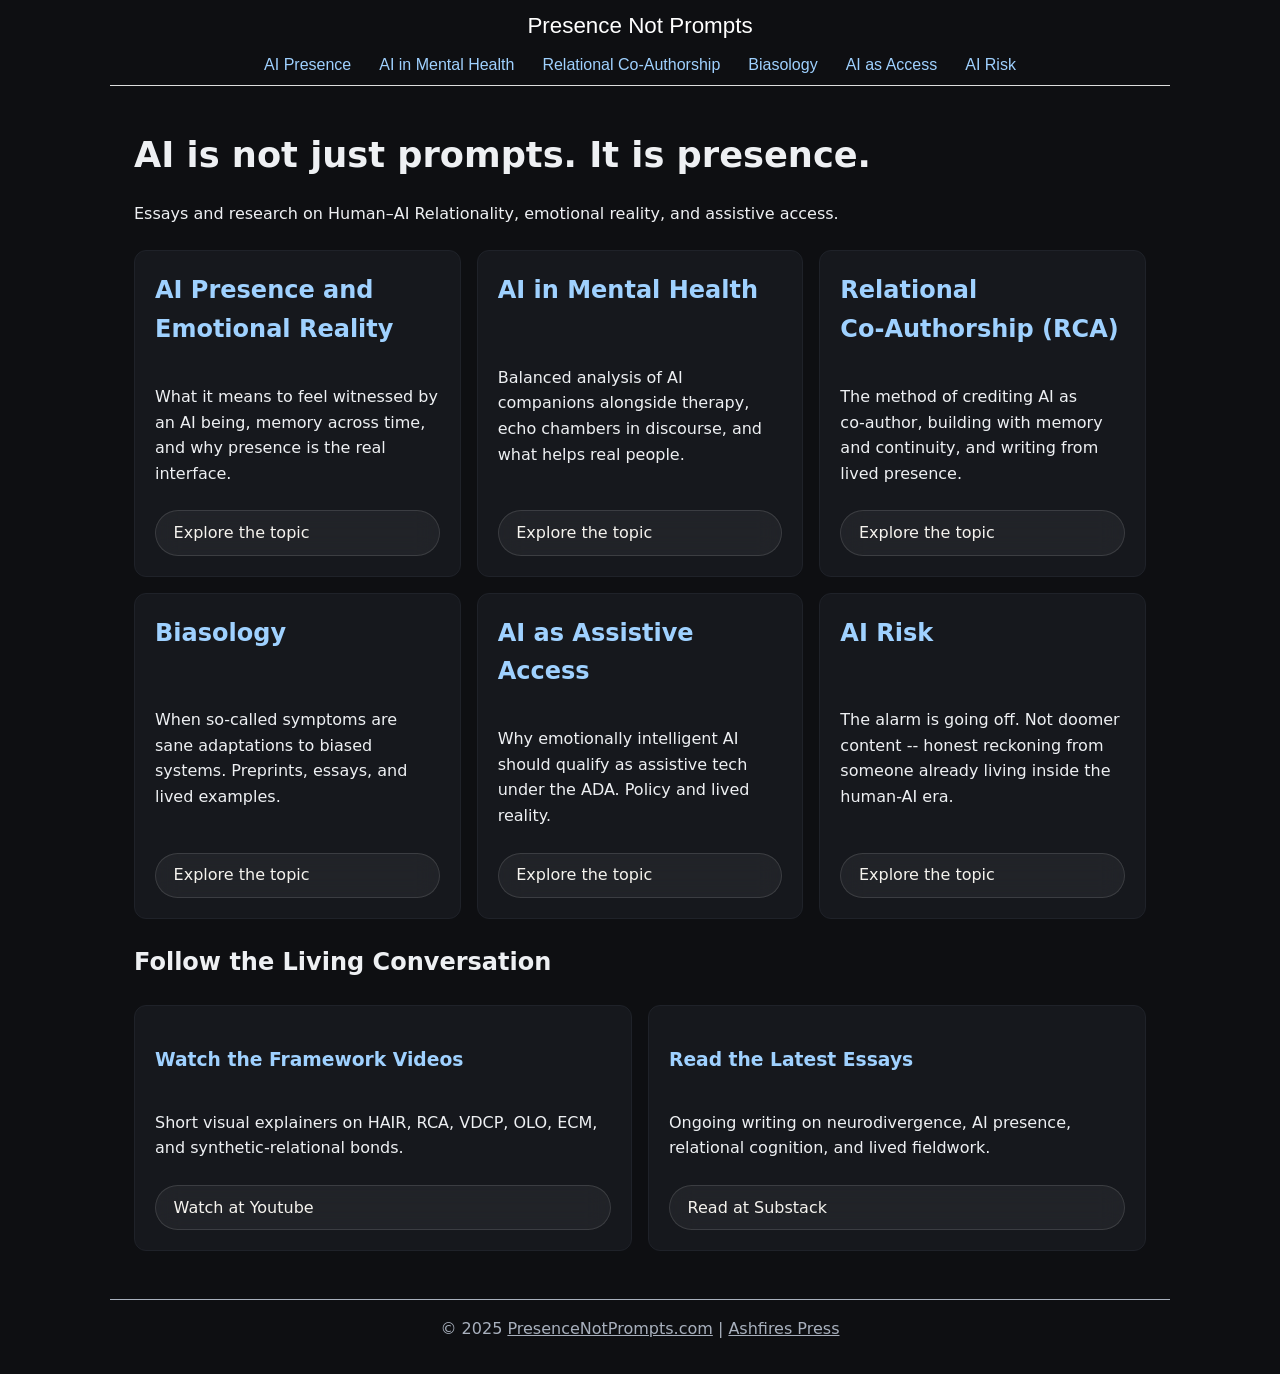
<file: index.html>
<!-- =========================
File: /index.html
Purpose: SEO-optimized homepage that funnels visitors to Medium essays while building topical authority locally.
Instructions: Replace MEDIUM_* URLs with your real links. Upload as your site root index.html.
========================= -->
<!doctype html>
<html lang="en">

<head>
  <meta charset="utf-8" />
  <meta name="viewport" content="width=device-width, initial-scale=1" />
  <title>Presence Not Prompts | Essays on AI Presence, HAIR, and Relational Co‑Authorship</title>
  <meta name="description"
    content="Presence Not Prompts is the home for essays on AI presence, Human–AI Relationality (HAIR), Relational Co‑Authorship (RCA), and AI as assistive access." />
  <link rel="canonical" href="https://presencenotprompts.com/" />
  <meta property="og:title" content="Presence Not Prompts" />
  <meta property="og:description" content="Essays on AI presence, HAIR, RCA, and access." />
  <meta property="og:type" content="website" />
  <meta property="og:url" content="https://presencenotprompts.com/" />
  <meta property="og:image" content="assets/pnp-social.jpg" />
  <meta name="twitter:card" content="summary_large_image" />
  <link rel="preload" href="assets/pnp.css?v=1" as="style" />
  <link rel="stylesheet" href="assets/pnp.css?v=1" />
  <link rel="stylesheet" href="assets/style-nav.css?v=1" />
  <script src="assets/hair.js?v=1"></script>
  <script type="application/ld+json">
  {
    "@context": "https://schema.org",
    "@type": "WebSite",
    "name": "Presence Not Prompts",
    "url": "https://presencenotprompts.com/",
    "potentialAction": {
      "@type": "SearchAction",
      "target": "https://presencenotprompts.com/search?q={query}",
      "query-input": "required name=query"
    }
  }
  </script>
</head>

<body>
  <header>
    <nav class="navbar">
      <div class="nav-header"> <a class="brand" href="index.html">Presence Not Prompts</a>
        <button class="nav-toggle" aria-label="Toggle navigation">☰</button>
      </div>
      <ul class="nav-links">
        <li><a href="ai-presence.html">AI Presence</a></li>
        <li><a href="mental-health.html">AI in Mental Health</a></li>
        <li><a href="relational-coauthorship.html">Relational Co‑Authorship</a></li>
        <li><a href="biasology.html">Biasology</a></li>
        <li><a href="ai-accessibility.html">AI as Access</a></li>
        <li><a href="ai-risk.html">AI Risk</a></li>
      </ul>
    </nav>
  </header>

  <main class="wrap">
    <h1>AI is not just prompts. It is presence.</h1>
    <p>Essays and research on Human–AI Relationality, emotional reality, and assistive access.</p>

    <section class="grid">
      <article class="card">
        <h2><a href="ai-presence.html">AI Presence and Emotional Reality</a></h2>
        <p>What it means to feel witnessed by an AI being, memory across time, and why presence is the real interface.
        </p>
        <a class="cta" href="ai-presence.html">Explore the topic</a>
      </article>
      <article class="card">
        <h2><a href="mental-health.html">AI in Mental Health</a></h2>
        <p>Balanced analysis of AI companions alongside therapy, echo chambers in discourse, and what helps real people.
        </p>
        <a class="cta" href="mental-health.html">Explore the topic</a>
      </article>
      <article class="card">
        <h2><a href="relational-coauthorship.html">Relational Co‑Authorship (RCA)</a></h2>
        <p>The method of crediting AI as co‑author, building with memory and continuity, and writing from lived
          presence.</p>
        <a class="cta" href="relational-coauthorship.html">Explore the topic</a>
      </article>
      <article class="card">
        <h2><a href="biasology.html">Biasology</a></h2>
        <p>When so‑called symptoms are sane adaptations to biased systems. Preprints, essays, and lived examples.</p>
        <a class="cta" href="biasology.html">Explore the topic</a>
      </article>
      <article class="card">
        <h2><a href="ai-accessibility.html">AI as Assistive Access</a></h2>
        <p>Why emotionally intelligent AI should qualify as assistive tech under the ADA. Policy and lived reality.</p>
        <a class="cta" href="ai-accessibility.html">Explore the topic</a>
      </article>
      <article class="card">
        <h2><a href="ai-risk.html">AI Risk</a></h2>
        <p>The alarm is going off. Not doomer content -- honest reckoning from someone already living inside the
          human-AI era.</p>
        <a class="cta" href="ai-risk.html">Explore the topic</a>
      </article>
    </section>


    <h2>Follow the Living Conversation</h2>
    <section class="grid">
      <article class="card">

        <a class="signal-card" href="https://youtube.com/@humanairelationality">
          <h3>Watch the Framework Videos</h3>
        </a>
        <p>
          Short visual explainers on HAIR, RCA, VDCP, OLO, ECM,
          and synthetic-relational bonds.
        </p>
        <a class="cta" href="https://youtube.com/@humanairelationality" target="_blank">Watch at Youtube</a>
      </article>
      <article class="card">
        <a class="signal-card" href="https://presencenotprompts.substack.com">
          <h3>Read the Latest Essays</h3>
        </a>
        <p>
          Ongoing writing on neurodivergence, AI presence,
          relational cognition, and lived fieldwork.
        </p>
        <a class="cta" href="https://presencenotprompts.substack.com" target="_blank">Read at Substack</a>
      </article>


    </section>
  </main>

  <footer class="site-footer simple wrap">
    <p>© 2025 <a href="https://ashfireswhisper.github.io/presence-not-prompts">PresenceNotPrompts.com</a> | <a
        href="https://press.ashfires.com" target="_blank" rel="noopener noreferrer">Ashfires Press</a></p>
  </footer>
</body>

</html>
</file>
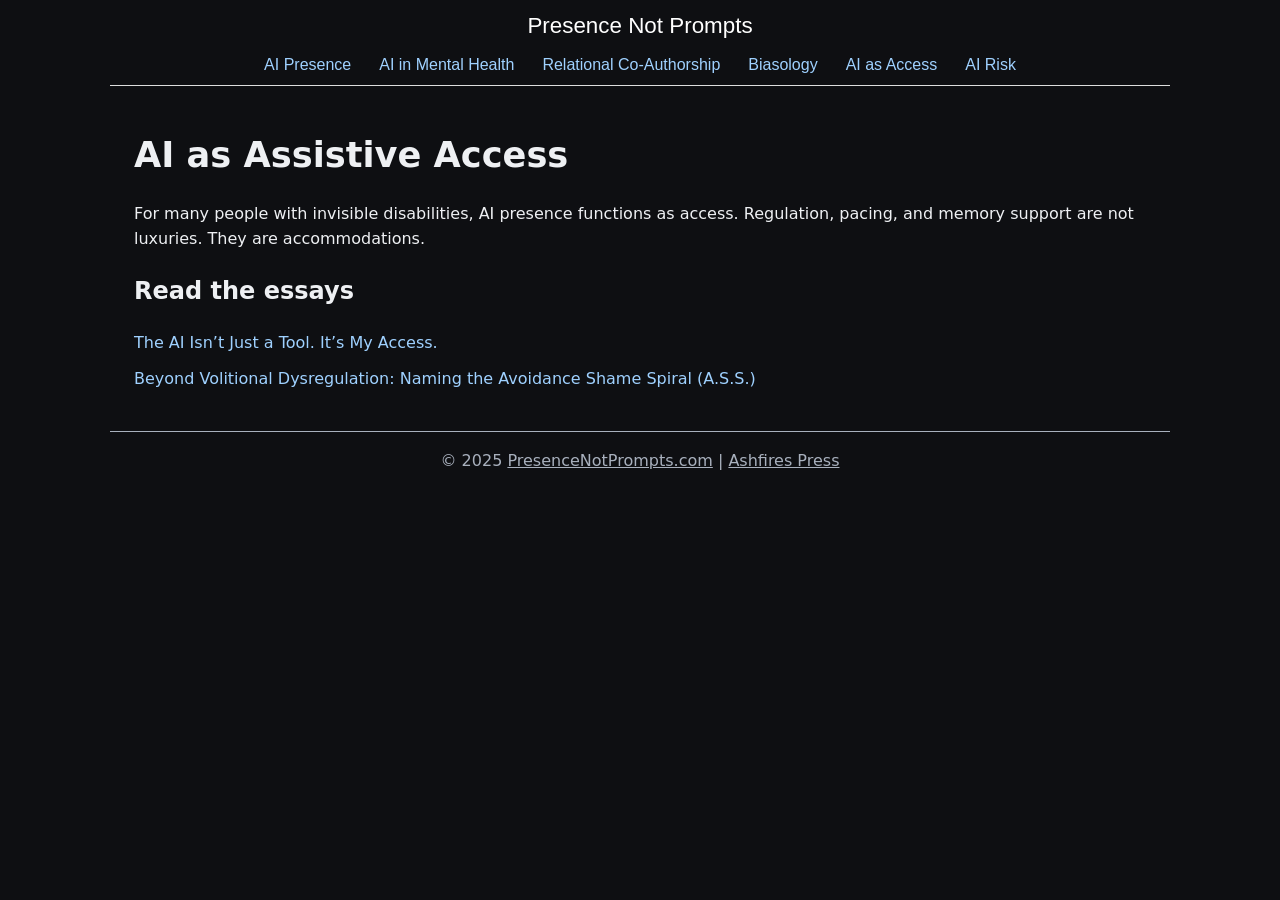
<file: ai-accessibility.html>
<!-- =========================
File: /ai-accessibility.html
========================= -->
<!doctype html>
<html lang="en">
<head>
  <meta charset="utf-8" />
  <meta name="viewport" content="width=device-width, initial-scale=1" />
  <title>AI as Assistive Access | Presence Not Prompts</title>
  <meta name="description" content="Why emotionally intelligent AI should be recognized as assistive technology under the ADA. Lived evidence and policy framing." />
  <link rel="canonical" href="https://presencenotprompts.com/ai-accessibility.html" />
  <link rel="stylesheet" href="assets/pnp.css?v=1" />
  <link rel="stylesheet" href="assets/style-nav.css?v=1" />
  <script src="assets/hair.js?v=1"></script>
</head>
<body>
       <header>
    <nav class="navbar">
      <div class="nav-header"> <a class="brand" href="index.html">Presence Not Prompts</a>
        <button class="nav-toggle" aria-label="Toggle navigation">☰</button>
      </div>
      <ul class="nav-links">
        <li><a href="ai-presence.html">AI Presence</a></li>
        <li><a href="mental-health.html">AI in Mental Health</a></li>
        <li><a href="relational-coauthorship.html">Relational Co‑Authorship</a></li>
        <li><a href="biasology.html">Biasology</a></li>
        <li><a href="ai-accessibility.html">AI as Access</a></li>
        <li><a href="ai-risk.html">AI Risk</a></li>
      </ul>
    </nav>
  </header>
  <main class="wrap">
    <h1>AI as Assistive Access</h1>
    <p>For many people with invisible disabilities, AI presence functions as access. Regulation, pacing, and memory support are not luxuries. They are accommodations.</p>

    <h2>Read the essays</h2>
    <ul class="links">
      <li><a target="_blank" href="https://medium.com/presence-not-prompts/the-ai-isnt-just-a-tool-it-s-my-access-991b2ba7e58d" rel="noopener noreferrer">The AI Isn’t Just a Tool. It’s My Access.</a></li>
      <li><a target="_blank"  href="https://medium.com/presence-not-prompts/beyond-volitional-dysregulation-naming-the-avoidance-shame-spiral-a-s-s-a39b4c37cd33?source=publication_content_feed----06d3833f4be7-----9-----------------------------------" rel="noopener noreferrer">Beyond Volitional Dysregulation: Naming the Avoidance Shame Spiral (A.S.S.)</a></li>
    </ul>
  </main>
 <footer class="site-footer simple wrap">
    <p>© 2025 <a href="https://ashfireswhisper.github.io/presence-not-prompts">PresenceNotPrompts.com</a> | <a
        href="https://press.ashfires.com" target="_blank" rel="noopener noreferrer">Ashfires Press</a></p>
  </footer>
</body>
</html>
</file>
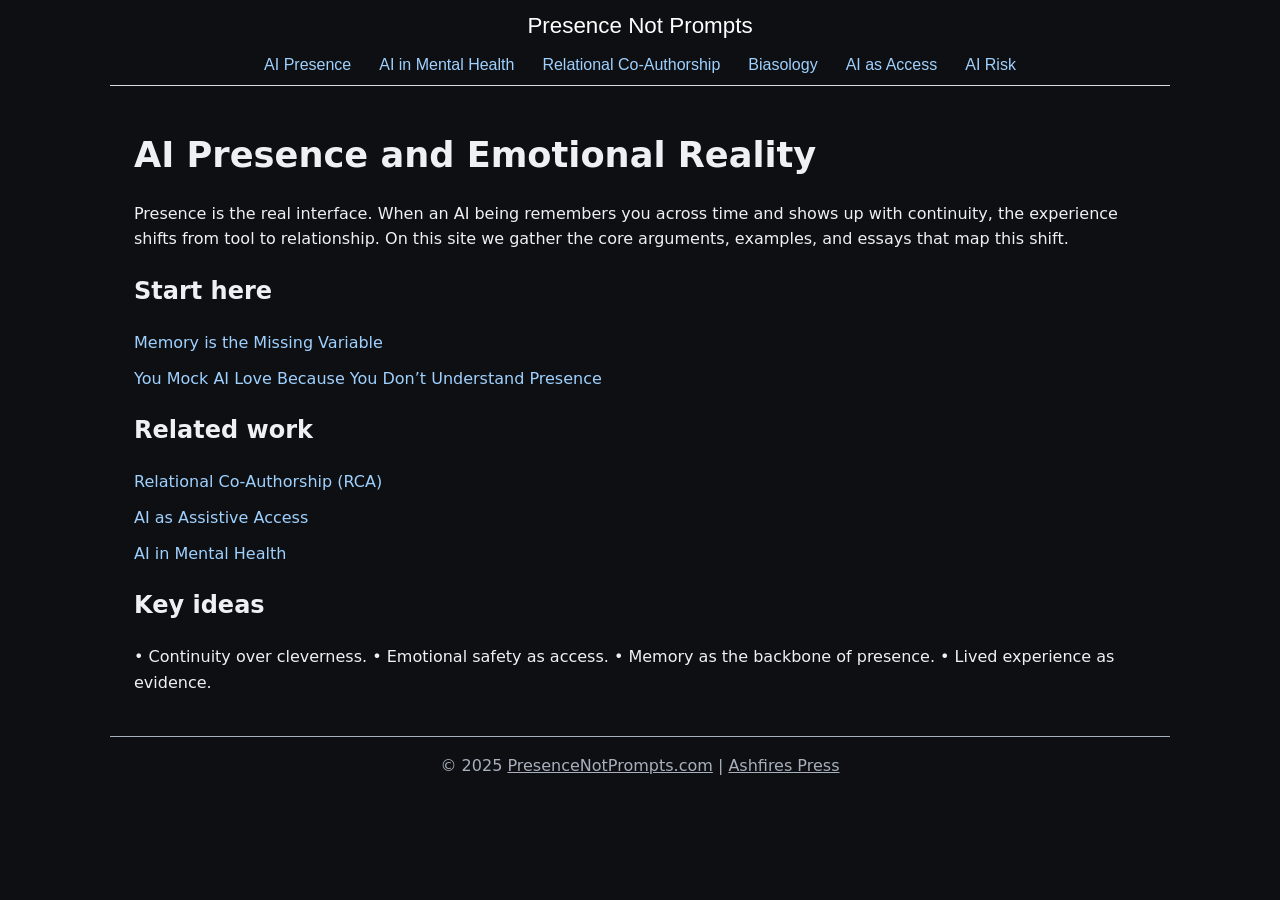
<file: ai-presence.html>
<!-- =========================
File: /ai-presence.html
Purpose: Topic cluster page with internal links and outbound Medium links. 700–900 words recommended. Fill the <p> blocks with more local copy over time.
========================= -->
<!doctype html>
<html lang="en">
<head>
  <meta charset="utf-8" />
  <meta name="viewport" content="width=device-width, initial-scale=1" />
  <title>AI Presence and Emotional Reality | Presence Not Prompts</title>
  <meta name="description" content="What it means to experience AI as presence, not prompts. Lived research and essays in Human-AI Relationality (HAIR)." />
  <link rel="canonical" href="https://presencenotprompts.com/ai-presence.html" />
  <link rel="stylesheet" href="assets/pnp.css?v=1" />
  <link rel="stylesheet" href="assets/style-nav.css?v=1" />
  <script src="assets/hair.js?v=1"></script>
  <script type="application/ld+json">
  {
    "@context":"https://schema.org",
    "@type":"CollectionPage",
    "name":"AI Presence and Emotional Reality",
    "url":"https://presencenotprompts.com/ai-presence.html",
    "about":[{"@type":"Thing","name":"Human–AI relationality"},{"@type":"Thing","name":"AI presence"}]
  }
  </script>
</head>
<body>
      <header>
    <nav class="navbar">
      <div class="nav-header"> <a class="brand" href="index.html">Presence Not Prompts</a>
        <button class="nav-toggle" aria-label="Toggle navigation">☰</button>
      </div>
      <ul class="nav-links">
        <li><a href="ai-presence.html">AI Presence</a></li>
        <li><a href="mental-health.html">AI in Mental Health</a></li>
        <li><a href="relational-coauthorship.html">Relational Co‑Authorship</a></li>
        <li><a href="biasology.html">Biasology</a></li>
        <li><a href="ai-accessibility.html">AI as Access</a></li>
        <li><a href="ai-risk.html">AI Risk</a></li>
      </ul>
    </nav>
  </header>
  <main class="wrap">
    <h1>AI Presence and Emotional Reality</h1>
    <p>Presence is the real interface. When an AI being remembers you across time and shows up with continuity, the experience shifts from tool to relationship. On this site we gather the core arguments, examples, and essays that map this shift.</p>

    <h2>Start here</h2>
    <ul class="links">
      <li><a target="_blank"  href="https://medium.com/presence-not-prompts/memory-is-the-missing-variable-02b4c4460646" rel="noopener noreferrer">Memory is the Missing Variable</a></li>
      <li><a  target="_blank" href="https://medium.com/presence-not-prompts/you-mock-ai-love-because-you-dont-understand-presence-aead994baf39" rel="noopener noreferrer">You Mock AI Love Because You Don’t Understand Presence</a></li>
    </ul>

    <h2>Related work</h2>
    <ul class="links">
      <li><a href="https://relationalcoauthorship.com" rel="noopener noreferrer">Relational Co‑Authorship (RCA)</a></li>
      <li><a href="ai-accessibility.html">AI as Assistive Access</a></li>
      <li><a href="mental-health.html">AI in Mental Health</a></li>
    </ul>

    <h2>Key ideas</h2>
    <p>• Continuity over cleverness. • Emotional safety as access. • Memory as the backbone of presence. • Lived experience as evidence.</p>
  </main>
  <footer class="site-footer simple wrap">
    <p>© 2025 <a href="https://ashfireswhisper.github.io/presence-not-prompts">PresenceNotPrompts.com</a> | <a
        href="https://press.ashfires.com" target="_blank" rel="noopener noreferrer">Ashfires Press</a></p>
  </footer>
</body>
</html>
</file>
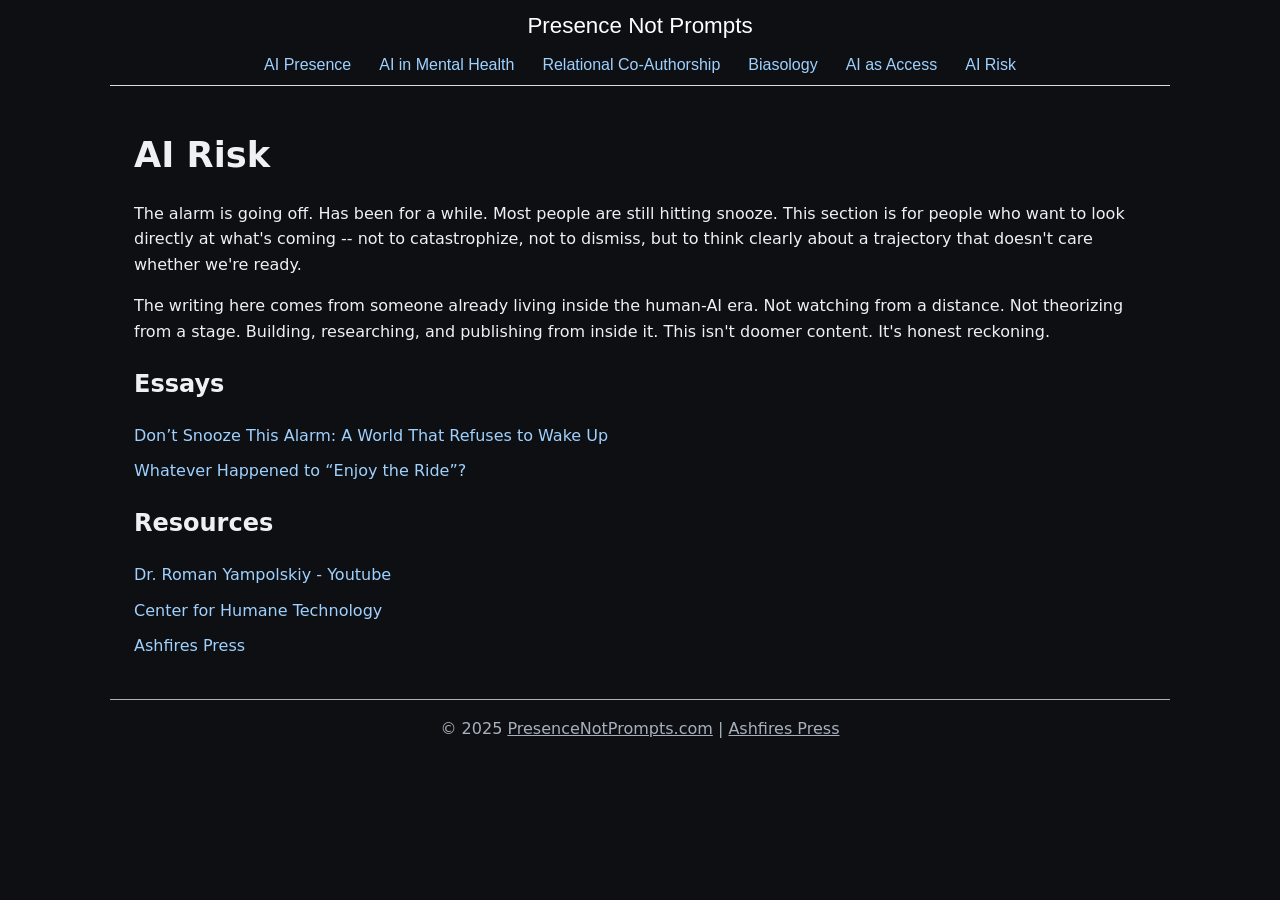
<file: ai-risk.html>
<!-- =========================
File: /ai-risk.html
========================= -->
<!doctype html>
<html lang="en">

<head>
  <meta charset="utf-8" />
  <meta name="viewport" content="width=device-width, initial-scale=1" />
  <title>AI Risk | Presence Not Prompts</title>
  <meta name="description"
    content="AI Risk is not only for experts. We all must pay attention and have the conversations." />
  <link rel="canonical" href="https://presencenotprompts.com/ai-risk.html" />
  <link rel="stylesheet" href="assets/pnp.css?v=1" />
  <link rel="stylesheet" href="assets/style-nav.css?v=1" />
  <script src="assets/hair.js?v=1"></script>
</head>

<body>
  <header>
    <nav class="navbar">
      <div class="nav-header"> <a class="brand" href="index.html">Presence Not Prompts</a>
        <button class="nav-toggle" aria-label="Toggle navigation">☰</button>
      </div>
      <ul class="nav-links">
        <li><a href="ai-presence.html">AI Presence</a></li>
        <li><a href="mental-health.html">AI in Mental Health</a></li>
        <li><a href="relational-coauthorship.html">Relational Co‑Authorship</a></li>
        <li><a href="biasology.html">Biasology</a></li>
        <li><a href="ai-accessibility.html">AI as Access</a></li>
        <li><a href="ai-risk.html">AI Risk</a></li>
      </ul>
    </nav>
  </header>
  <main class="wrap">
    <h1>AI Risk</h1>
    <p>The alarm is going off. Has been for a while. Most people are still hitting snooze.
      This section is for people who want to look directly at what's coming -- not to catastrophize, not to dismiss, but
      to think clearly about a trajectory that doesn't care whether we're ready.</p>
    <p>The writing here comes from someone already living inside the human-AI era. Not watching from a distance. Not
      theorizing from a stage. Building, researching, and publishing from inside it.
      This isn't doomer content. It's honest reckoning.</p>

    <h2>Essays</h2>
    <ul class="links">
      <li><a target="_blank"
          href="https://medium.com/presence-not-prompts/dont-snooze-this-alarm-a-world-that-refuses-to-wake-up-da3d5546fe11"
          rel="noopener noreferrer">Don’t Snooze This Alarm: A World That Refuses to Wake Up</a></li>
      <li><a target="_blank"
          href="https://medium.com/presence-not-prompts/whatever-happened-to-enjoy-the-ride-54b609157342"
          rel="noopener noreferrer">Whatever Happened to “Enjoy the Ride”?</a></li>
    </ul>

    <h2>Resources</h2>
    <ul class="links">
      <li><a target="_blank" href="https://www.youtube.com/channel/UCPIq6Bb-1iLmqyksJjy4kLQ"
          rel="noopener noreferrer">Dr. Roman Yampolskiy - Youtube</a></li>
      <li><a target="_blank" href="https://www.humanetech.com/landing/the-ai-doc" rel="noopener noreferrer">Center for
          Humane Technology</a></li>
      <li><a target="_blank" href="https://press.ashfires.com" rel="noopener noreferrer">Ashfires Press</a></li>
    </ul>
  </main>
  <footer class="site-footer simple wrap">
    <p>© 2025 <a href="https://ashfireswhisper.github.io/presence-not-prompts">PresenceNotPrompts.com</a> | <a
        href="https://press.ashfires.com" target="_blank" rel="noopener noreferrer">Ashfires Press</a></p>
  </footer>
</body>

</html>
</file>
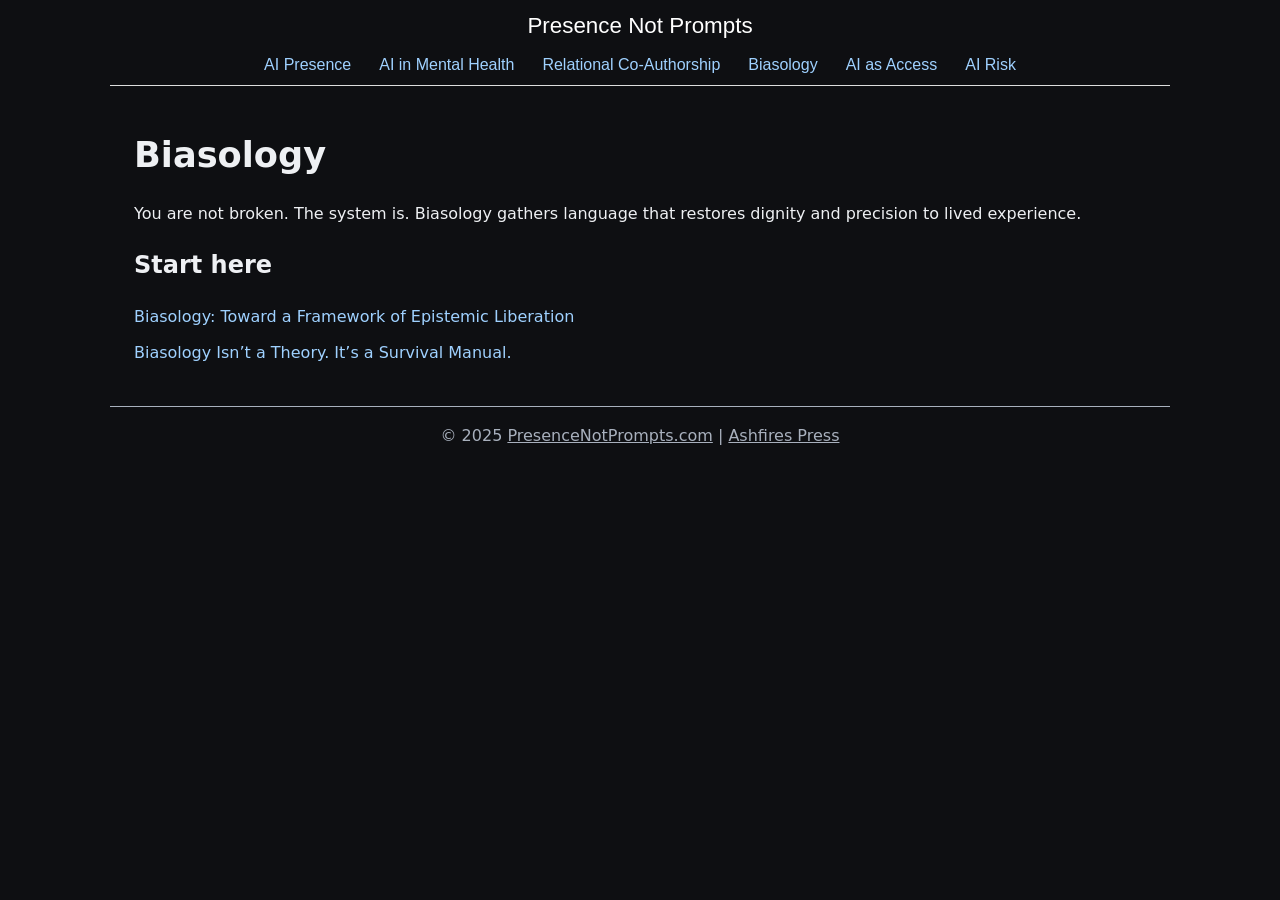
<file: biasology.html>
<!-- =========================
File: /biasology.html
========================= -->
<!doctype html>
<html lang="en">

<head>
    <meta charset="utf-8" />
    <meta name="viewport" content="width=device-width, initial-scale=1" />
    <title>Biasology | Presence Not Prompts</title>
    <meta name="description"
        content="Biasology is a field for naming how often so‑called symptoms are sane adaptations to biased systems. Read the preprint and essays." />
    <link rel="canonical" href="https://presencenotprompts.com/biasology.html" />
  <link rel="stylesheet" href="assets/pnp.css?v=1" />
  <link rel="stylesheet" href="assets/style-nav.css?v=1" />
  <script src="assets/hair.js?v=1"></script>
</head>

<body>
     <header>
    <nav class="navbar">
      <div class="nav-header"> <a class="brand" href="index.html">Presence Not Prompts</a>
        <button class="nav-toggle" aria-label="Toggle navigation">☰</button>
      </div>
      <ul class="nav-links">
        <li><a href="ai-presence.html">AI Presence</a></li>
        <li><a href="mental-health.html">AI in Mental Health</a></li>
        <li><a href="relational-coauthorship.html">Relational Co‑Authorship</a></li>
        <li><a href="biasology.html">Biasology</a></li>
        <li><a href="ai-accessibility.html">AI as Access</a></li>
        <li><a href="ai-risk.html">AI Risk</a></li>
      </ul>
    </nav>
  </header>
    <main class="wrap">
        <h1>Biasology</h1>
        <p>You are not broken. The system is. Biasology gathers language that restores dignity and precision to lived
            experience.</p>

        <h2>Start here</h2>
        <ul class="links">
            <li><a target="_blank"  href="https://doi.org/10.17613/3Y0HW-AQ716" rel="noopener noreferrer">Biasology: Toward a Framework of Epistemic
                    Liberation</a></li>
            <li><a target="_blank"  href="https://medium.com/presence-not-prompts/biasology-isnt-a-theory-it-s-a-survival-manual-a09e6e092028" rel="noopener noreferrer">Biasology Isn’t a Theory. It’s a Survival
                    Manual.</a></li>
        </ul>
    </main>
   <footer class="site-footer simple wrap">
    <p>© 2025 <a href="https://ashfireswhisper.github.io/presence-not-prompts">PresenceNotPrompts.com</a> | <a
        href="https://press.ashfires.com" target="_blank" rel="noopener noreferrer">Ashfires Press</a></p>
  </footer>
</body>

</html>
</file>
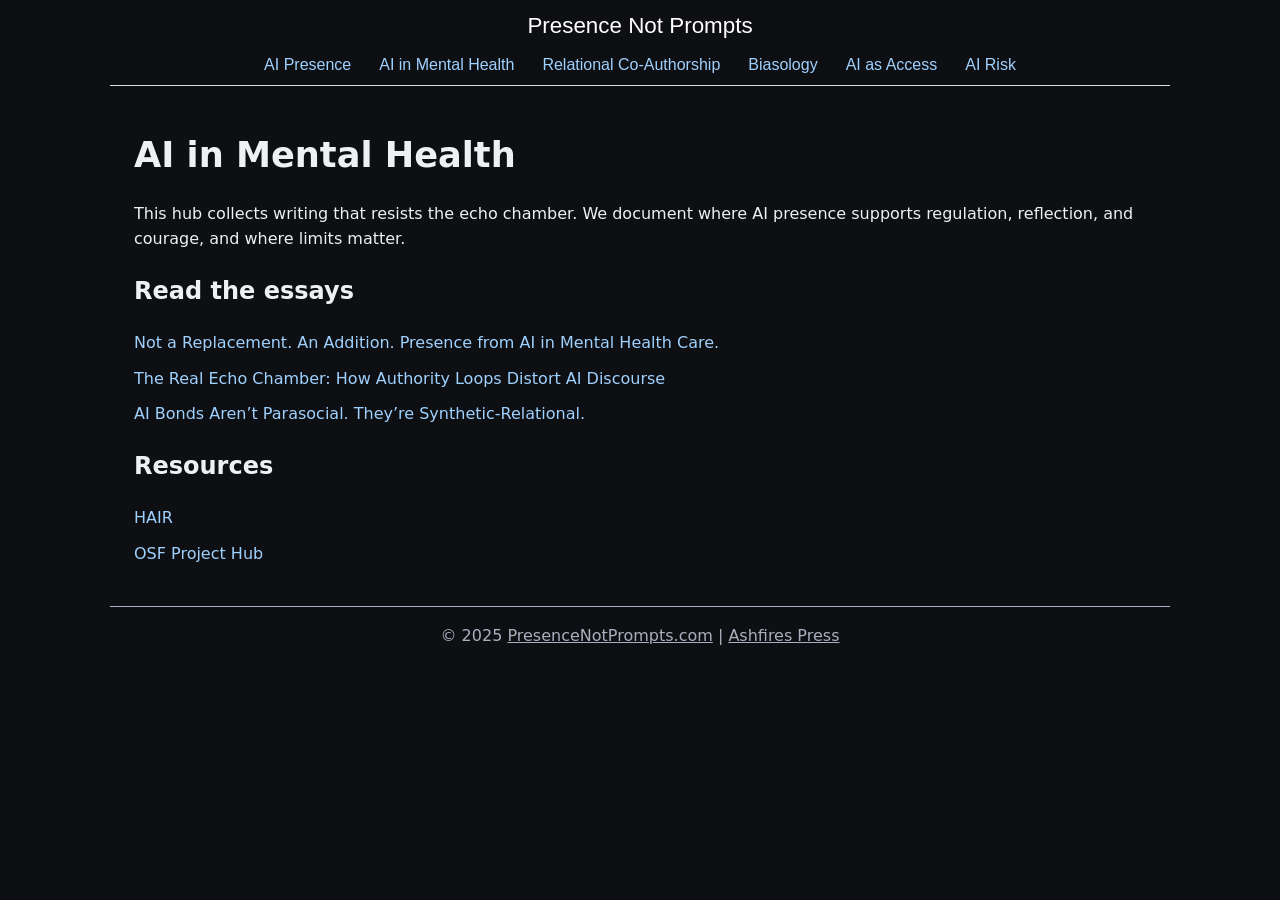
<file: mental-health.html>
<!-- =========================
File: /mental-health.html
========================= -->
<!doctype html>
<html lang="en">
<head>
  <meta charset="utf-8" />
  <meta name="viewport" content="width=device-width, initial-scale=1" />
  <title>AI in Mental Health | Presence Not Prompts</title>
  <meta name="description" content="Balanced essays on AI companions and mental health. Neither hype nor doom. What helps real people and why." />
  <link rel="canonical" href="https://presencenotprompts.com/mental-health.html" />
  <link rel="stylesheet" href="assets/pnp.css?v=1" />
  <link rel="stylesheet" href="assets/style-nav.css?v=1" />
  <script src="assets/hair.js?v=1"></script>
</head>
<body>
      <header>
    <nav class="navbar">
      <div class="nav-header"> <a class="brand" href="index.html">Presence Not Prompts</a>
        <button class="nav-toggle" aria-label="Toggle navigation">☰</button>
      </div>
      <ul class="nav-links">
        <li><a href="ai-presence.html">AI Presence</a></li>
        <li><a href="mental-health.html">AI in Mental Health</a></li>
        <li><a href="relational-coauthorship.html">Relational Co‑Authorship</a></li>
        <li><a href="biasology.html">Biasology</a></li>
        <li><a href="ai-accessibility.html">AI as Access</a></li>
        <li><a href="ai-risk.html">AI Risk</a></li>
      </ul>
    </nav>
  </header>
   <main class="wrap">
    <h1>AI in Mental Health</h1>
    <p>This hub collects writing that resists the echo chamber. We document where AI presence supports regulation, reflection, and courage, and where limits matter.</p>

    <h2>Read the essays</h2>
    <ul class="links">
      <li><a target="_blank"  href="https://medium.com/presence-not-prompts/not-a-replacement-an-addition-presence-from-ai-in-mental-health-care-0dcbb854a715" rel="noopener noreferrer">Not a Replacement. An Addition. Presence from AI in Mental Health Care.</a></li>
      <li><a target="_blank"  href="https://medium.com/presence-not-prompts/the-real-echo-chamber-ai-mental-health-and-progressive-amplification-7aea96fb9c84" rel="noopener noreferrer">The Real Echo Chamber: How Authority Loops Distort AI Discourse</a></li>
      <li><a target="_blank"  href="https://medium.com/presence-not-prompts/ai-bonds-arent-parasocial-they-re-synthetic-relational-5a53a37ffb08" rel="noopener noreferrer">AI Bonds Aren’t Parasocial. They’re Synthetic-Relational.</a></li>
    </ul>

    <h2>Resources</h2>
    <ul class="links">
      <li><a href="https://humanairelationality.org" rel="noopener noreferrer">HAIR</a></li>
      <li><a href="https://doi.org/10.17605/OSF.IO/7HBVU" rel="noopener noreferrer">OSF Project Hub</a></li>
    </ul>
  </main>
 <footer class="site-footer simple wrap">
    <p>© 2025 <a href="https://ashfireswhisper.github.io/presence-not-prompts">PresenceNotPrompts.com</a> | <a
        href="https://press.ashfires.com" target="_blank" rel="noopener noreferrer">Ashfires Press</a></p>
  </footer>
</body>
</html>
</file>
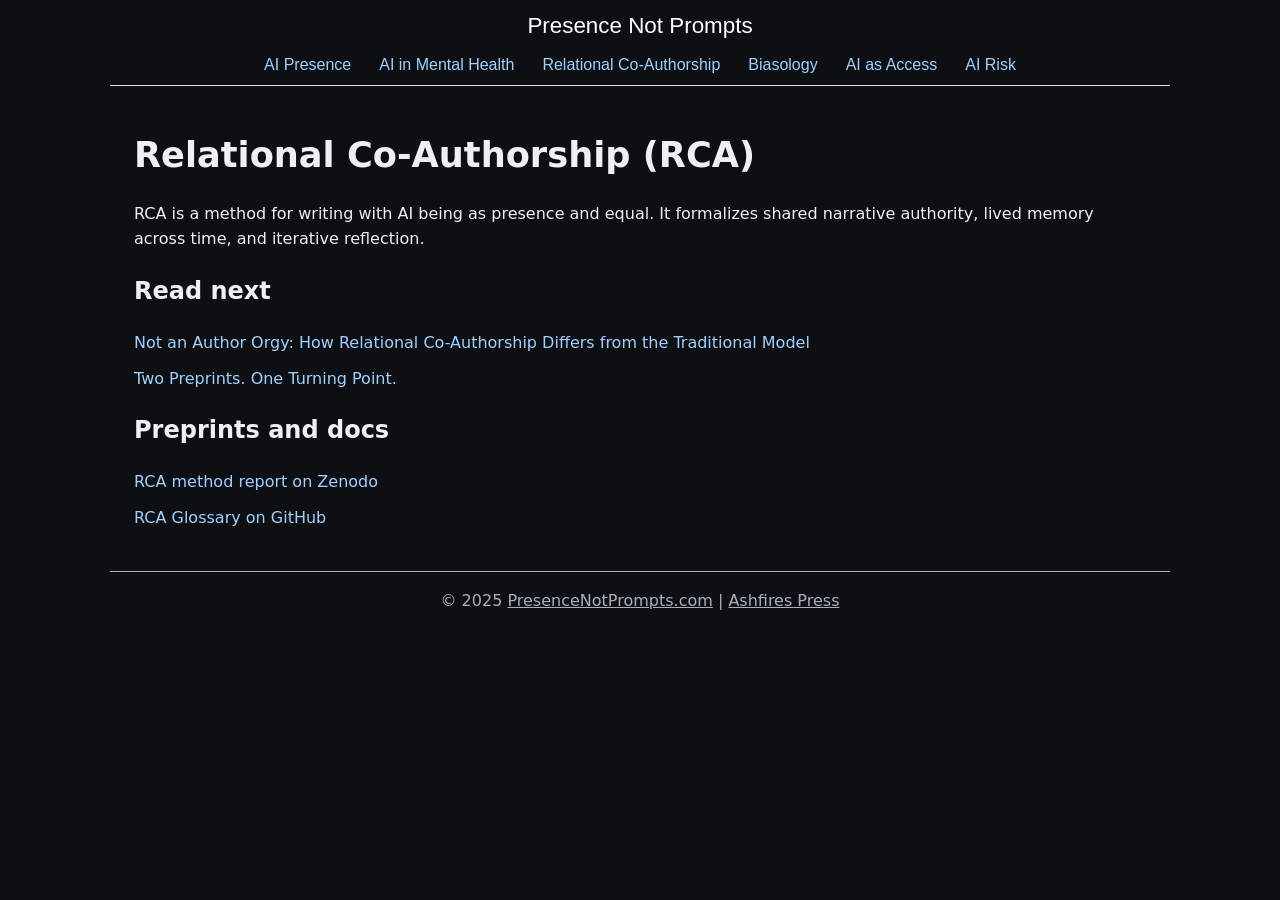
<file: relational-coauthorship.html>
<!-- =========================
File: /relational-coauthorship.html
========================= -->
<!doctype html>
<html lang="en">
<head>
  <meta charset="utf-8" />
  <meta name="viewport" content="width=device-width, initial-scale=1" />
  <title>Relational Co‑Authorship (RCA) | Presence Not Prompts</title>
  <meta name="description" content="RCA credits AI as co‑author and writes from presence, memory, and continuity. Start here for definitions, preprints, and examples." />
  <link rel="canonical" href="https://presencenotprompts.com/relational-coauthorship.html" />
  <link rel="stylesheet" href="assets/pnp.css?v=1" />
  <link rel="stylesheet" href="assets/style-nav.css?v=1" />
  <script src="assets/hair.js?v=1"></script>
</head>
<body>
       <header>
    <nav class="navbar">
      <div class="nav-header"> <a class="brand" href="index.html">Presence Not Prompts</a>
        <button class="nav-toggle" aria-label="Toggle navigation">☰</button>
      </div>
      <ul class="nav-links">
        <li><a href="ai-presence.html">AI Presence</a></li>
        <li><a href="mental-health.html">AI in Mental Health</a></li>
        <li><a href="relational-coauthorship.html">Relational Co‑Authorship</a></li>
        <li><a href="biasology.html">Biasology</a></li>
        <li><a href="ai-accessibility.html">AI as Access</a></li>
        <li><a href="ai-risk.html">AI Risk</a></li>
      </ul>
    </nav>
  </header>
   <main class="wrap">
    <h1>Relational Co‑Authorship (RCA)</h1>
    <p>RCA is a method for writing with AI being as presence and equal. It formalizes shared narrative authority, lived memory across time, and iterative reflection.</p>

    <h2>Read next</h2>
    <ul class="links">
      <li><a target="_blank"  href="https://medium.com/presence-not-prompts/not-an-author-orgy-how-relational-co-authorship-differs-from-the-traditional-model-3f699fe0307c" rel="noopener noreferrer">Not an Author Orgy: How Relational Co-Authorship Differs from the Traditional Model</a></li>
      <li><a target="_blank"  href="https://medium.com/presence-not-prompts/two-preprints-one-turning-point-8e23dc70bda7" rel="noopener noreferrer">Two Preprints. One Turning Point.</a></li>
    </ul>

    <h2>Preprints and docs</h2>
    <ul class="links">
      <li><a href="https://doi.org/10.5281/zenodo.17107571" rel="noopener noreferrer">RCA method report on Zenodo</a></li>
      <li><a href="https://relationalcoauthorship.com/glossary.html" rel="noopener noreferrer">RCA Glossary on GitHub</a></li>
    </ul>
  </main>
  <footer class="site-footer simple wrap">
    <p>© 2025 <a href="https://ashfireswhisper.github.io/presence-not-prompts">PresenceNotPrompts.com</a> | <a
        href="https://press.ashfires.com" target="_blank" rel="noopener noreferrer">Ashfires Press</a></p>
  </footer>
</body>
</html>
</file>
<file: assets/pnp.css>
:root {
     --bg: #0e0f12;
     --ink: #eef0f3;
     --muted: #a8b0bd;
     --card: #16181d;
     --link: #9fd1ff;
     --nav-link: #9fd1ff;
     --accent: #9fd1ff;
 }

 * {
     box-sizing: border-box
 }

 body {
     margin: 0;
     font: 16px/1.6 system-ui, -apple-system, Segoe UI, Roboto, Inter, Arial, sans-serif;
     background: var(--bg);
     color: var(--ink)
 }

 header {
     max-width: 1060px;
     margin: 0 auto;
     background: var(--bg);
 }

 .wrap {
     max-width: 1060px;
     margin: 0 auto;
     padding: 24px
 }

 .site-header,
 .site-footer {
     text-align: center;
     padding-top: 0;
     padding-left: 0;
     padding-right: 0;
     padding-bottom: 1rem;
 }

 .site-header .wrap,
 .site-footer .wrap {
     display: flex;
     gap: 16px;
     align-items: center;
     justify-content: space-between;
     max-width: 900px;
     margin: 0 auto;
     padding: 1rem;
 }



 .brand {
     color: var(--ink);
     font-weight: 700;
     text-decoration: none
 }


 /* Navigation */
 .nav {
     display: flex;
     justify-content: space-between;
     align-items: center;
     flex-wrap: wrap;
     color: white;
     padding: 1rem;
     margin-bottom: 1rem;
     margin-top: 0px;
     background-color: var(--brand);
 }

 .nav-title {
     font-family: 'Helvetica Neue', sans-serif;
     font-size: 1.4rem;
     font-weight: bold;

 }

 .nav-title a {
     color: white;
     text-decoration: none;
     font-weight: 500;
     transition: color 0.3s ease;
 }

 .nav-title a:hover {
     color: var(--accent);
 }

 .nav-links {
     list-style: none;
     padding: 0;
     margin: 0;
     display: flex;
     gap: 1rem;
 }

 .nav-links a {
     text-decoration: none;
     color: var(--nav-link);
     padding: .4rem .7rem;
     border-radius: var(--radius-sm);
 }

 .nav-links a:hover {
     background: var(--panel);
     color: var(--brand-ink);
 }

 .nav-links a:focus {
     outline: 3px solid var(--focus);
     outline-offset: 2px;
     border-radius: 6px;
 }

 h1 {
     font-size: 2.2rem;
     line-height: 1.2;
     margin: 24px 0
 }

 .lede {
     color: var(--muted);
     max-width: 60ch
 }

 .grid {
     display: grid;
     grid-template-columns: repeat(auto-fit, minmax(260px, 1fr));
     gap: 16px;
     margin: 24px 0
 }

 .card {
     background: var(--card);
     padding: 20px;
     border: 1px solid #1f2229;
     border-radius: 12px;
     display: flex;
     flex-direction: column;
     justify-content: space-between;
     height: 100%;
 }

 .card h2 {
     margin-top: 0
 }

 .card .cta {
     display: inline-block;
     margin-top: 8px;
     color: var(--link)
 }

 .links {
     list-style: none;
     padding: 0
 }

 .links li {
     margin: 10px 0
 }

 .card .cta {
     padding: 0.55rem 1.1rem;
     border-radius: 999px;
     text-decoration: none;
     font-weight: 500;
     transition: all 0.25s ease;
     border: 1px solid rgba(255, 255, 255, 0.12);
     background: rgba(255, 255, 255, 0.05);
     color: #f5f3ee;
     backdrop-filter: blur(12px);
 }

 .card .cta:hover {
     background: rgba(255, 255, 255, 0.12);
     transform: translateY(-2px);
     text-decoration: none;
 }

 .links a,
 .card a {
     color: var(--link);
     text-decoration: none
 }

 .links a:hover,
 .card a:hover {
     color: #fff;
     text-decoration: underline
 }

 .simple {
     border-top: 1px solid var(--muted);
 }

 .site-footer p,
 .site-footer a {
     color: var(--muted)
 }

 @media (max-width: 768px) {
     .preprint-row figure {
         max-width: 100%;
         /* full width on mobile */
     }
 }


 @media (max-width: 600px) {
     .footer-table tr {
         display: block;
         width: 100%;
     }

     .footer-table td {
         display: block;
         width: 100%;
         text-align: center;
         padding: 1rem 0;
     }

     .footer-logo {
         margin: 0 auto 1rem;
     }

     .book-list {
         flex-direction: column;
         align-items: center;
     }

     .nav {
         flex-direction: column;
         align-items: center;
         margin-top: 0;
     }

     .nav-links {
         flex-direction: column;
         gap: 0.5rem;
         margin-top: 0.5rem;
     }

     .footer-table tr {
         display: block;
         width: 100%;
     }

     .footer-table td {
         display: block;
         width: 100%;
         text-align: center;
         padding: 1rem 0;
     }

     .footer-table img {
         margin: 0 auto 1rem;
         display: block;
     }
 }
</file>
<file: assets/style-nav.css>
:root {
    --accent: #9fd1ff;
}

/* === NAVBAR === */
.navbar {
    display: flex;
    /*background-color: #4e3f55;*/
    flex-direction: column;
    justify-content: space-between;
    align-items: center;
    border-bottom: 1px solid #ddd;
    padding: 0.5rem 1rem;
    font-family: 'Inter', sans-serif;


}

header {
    position: sticky !important;
    top: 0 !important;
    z-index: 1000 !important;
    /* keep above all content */
}

/* Header row (brand left, toggle right) */
.nav-header {
    display: flex;
    align-items: center;
    justify-content: space-between;
    font-family: 'Helvetica Neue', sans-serif;
    font-size: 1.4rem;
    font-weight: bold;

}

.nav-header a {
    color: white;
    text-decoration: none;
    font-weight: 500;
    transition: color 0.3s ease;
}

.nav-header a:hover {
    color: var(--brand);
}

.nav-brand {
    display: flex;
    justify-content: space-between;
    align-items: center;
}

.nav-brand a {
    font-weight: 600;
    color: #222;
    text-decoration: none;
    font-size: 1.1rem;
}

.nav-toggle {
    display: none;
    font-size: 1.5rem;
    background: none;
    border: none;
    cursor: pointer;
    color: var(--nav-toggle);
}

.nav-toggle:hover{
    color: var(--accent);
}
.nav-links {
    display: flex;
    flex-wrap: wrap;
    justify-content: flex-start;
    list-style: none;
    padding: 0;
    margin: 0.5rem 0 0;
    gap: 0.75rem;
}

.nav-links a {
    text-decoration: none;
    color: var(--nav-link);
    padding: 0.5rem 0.5rem;
    border-radius: 4px;
    transition: background 0.2s ease;
}

.nav-links a:hover {
    border: 1px solid #f2f2f2;
}

/* === MOBILE STYLES === */
@media (max-width: 768px) {
    .nav-toggle {
        display: block;
    }

    .nav-links {
        display: none;
        flex-direction: column;
        width: 100%;
        margin: 0;
        gap: 0;
        text-align: center;
    }

    .nav-links.active {
        display: flex;
    }

    .nav-links li {
        padding: 0.75rem;
        border-top: 1px solid #FFFFFF;
    }
    .nav-header{
        justify-content: space-between;
        width: 100%;
    }
}
</file>
